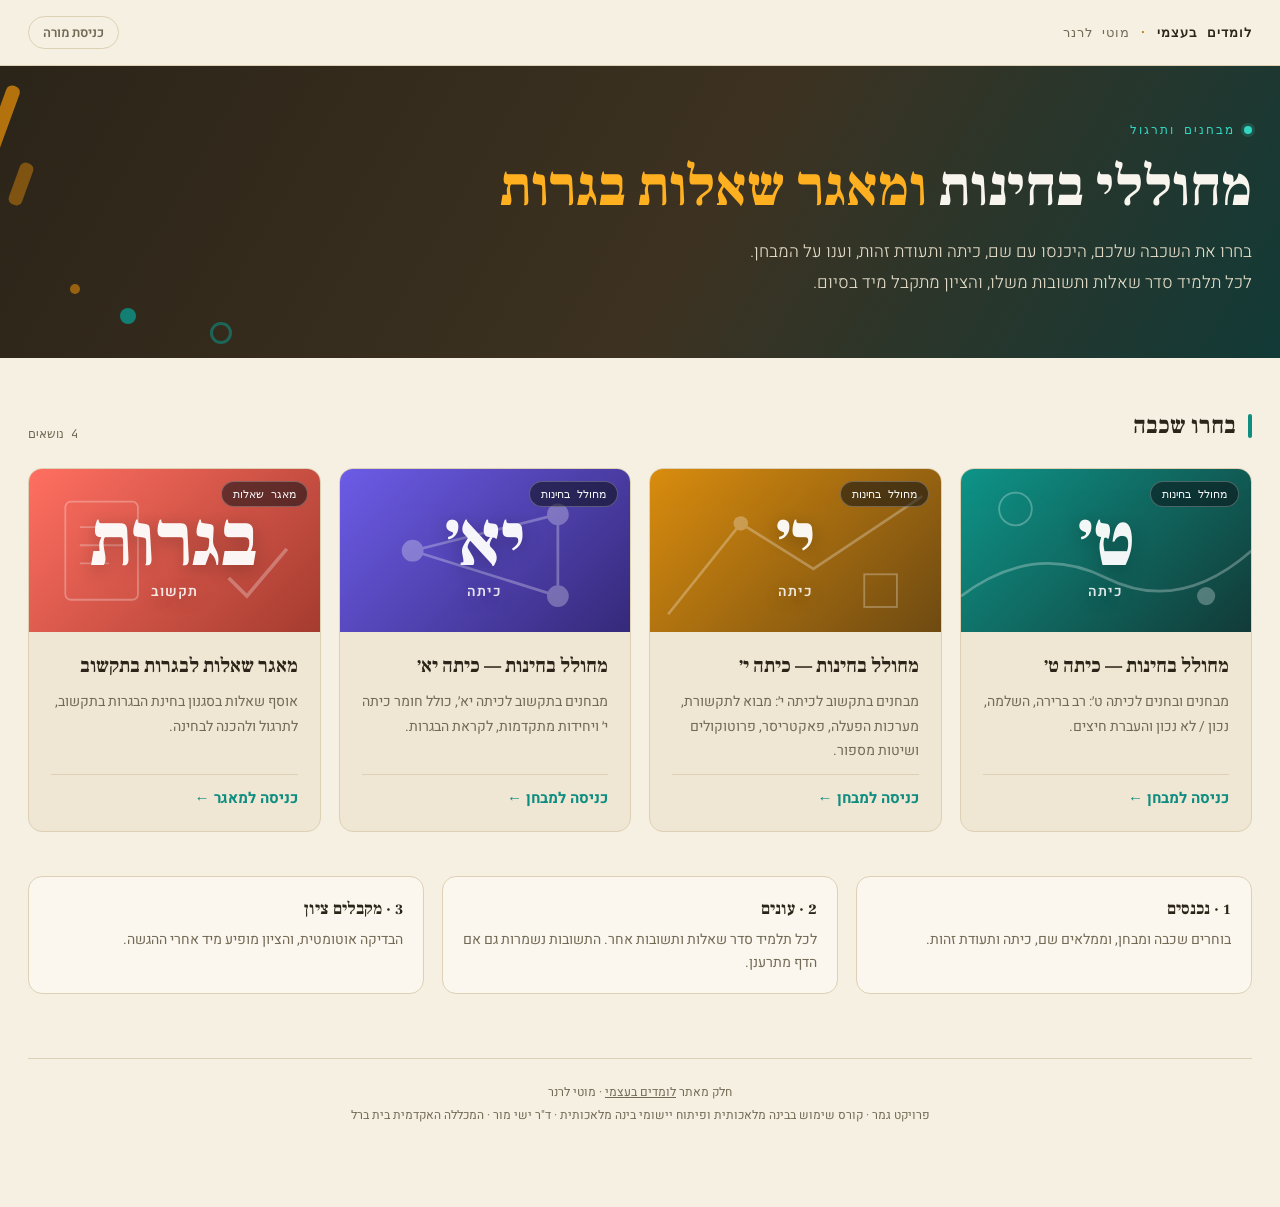
<file: index.html>
<!--
  מחוללי בחינות ומאגר שאלות בגרות – דף שער
  חלק מ"לומדים בעצמי" · מוטי לרנר
  הצהרת AI: קובץ זה נבנה בסיוע Claude (Anthropic).
-->
<!DOCTYPE html>
<html lang="he" dir="rtl">
<head>
<meta charset="UTF-8">
<meta name="viewport" content="width=device-width, initial-scale=1.0">
<title>מחוללי בחינות ומאגר שאלות בגרות — מוטי לרנר</title>
<link rel="preconnect" href="https://fonts.googleapis.com">
<link href="https://fonts.googleapis.com/css2?family=Frank+Ruhl+Libre:wght@500;700;900&family=Heebo:wght@300;400;600;700&family=JetBrains+Mono:wght@500;700&display=swap" rel="stylesheet">
<style>
  :root{
    --bg:#f6f0e3;
    --panel:#efe6d3;
    --panel-line:#ddd0b4;
    --amber:#c47a0e;
    --teal:#0e8d81;
    --chalk:#2b2418;
    --muted:#736a56;
  }
  *{box-sizing:border-box;}
  html,body{margin:0;padding:0;background:var(--bg);color:var(--chalk);font-family:'Heebo',sans-serif;}

  .topbar{display:flex;align-items:center;justify-content:space-between;gap:12px;padding:16px 28px;border-bottom:1px solid var(--panel-line);}
  .brand{font-family:'JetBrains Mono',monospace;font-size:13px;letter-spacing:1px;color:var(--muted);}
  .brand a{color:inherit;text-decoration:none;}
  .brand a:hover{color:var(--chalk);}
  .brand b{color:var(--chalk);}
  .brand .dot{color:var(--amber);}
  .teacher-link{font-size:13px;font-weight:600;color:var(--muted);text-decoration:none;border:1px solid var(--panel-line);padding:6px 14px;border-radius:20px;}
  .teacher-link:hover{color:var(--chalk);border-color:var(--teal);}

  .hero{position:relative;overflow:hidden;background:linear-gradient(120deg,#2b2418 0%,#3d3221 55%,#123a37 100%);}
  .hero-deco{position:absolute;inset:0;pointer-events:none;}
  .hero-deco .bar{position:absolute;background:var(--amber);border-radius:6px;opacity:.9;}
  .hero-deco .bar1{width:14px;height:70px;top:18px;left:-4px;transform:rotate(20deg);}
  .hero-deco .bar2{width:14px;height:44px;top:96px;left:14px;transform:rotate(20deg);opacity:.55;}
  .hero-deco .dot{position:absolute;border-radius:50%;}
  .hero-deco .dot1{width:16px;height:16px;background:var(--teal);bottom:34px;left:120px;opacity:.85;}
  .hero-deco .dot2{width:10px;height:10px;background:var(--amber);bottom:64px;left:70px;opacity:.7;}
  .hero-deco .dot3{width:22px;height:22px;border:3px solid var(--teal);bottom:14px;left:210px;opacity:.6;}
  .hero-inner{position:relative;max-width:1500px;margin:0 auto;padding:56px 28px 60px;}
  .hero-eyebrow{font-family:'JetBrains Mono',monospace;font-size:12px;letter-spacing:2px;color:#33d6c0;margin-bottom:16px;display:flex;align-items:center;gap:9px;}
  .hero-eyebrow::before{content:"";width:8px;height:8px;border-radius:50%;background:#33d6c0;box-shadow:0 0 0 3px rgba(51,214,192,.18);}
  .hero h1{font-family:'Frank Ruhl Libre',serif;font-weight:900;font-size:clamp(32px,5.4vw,56px);line-height:1.2;margin:0 0 16px;color:#f8f5ee;}
  .hero h1 .accent{color:#ffb020;}
  .hero p{font-size:17px;font-weight:300;color:#e4dcc8;max-width:58ch;line-height:1.8;margin:0;}

  .wrap{max-width:1500px;margin:0 auto;padding:52px 28px 80px;}
  .section-head{display:flex;align-items:baseline;justify-content:space-between;margin-bottom:26px;gap:12px;flex-wrap:wrap;}
  .section-title{font-family:'Frank Ruhl Libre',serif;font-weight:700;font-size:24px;display:flex;align-items:center;gap:12px;}
  .section-title::before{content:"";width:4px;height:24px;background:var(--teal);border-radius:2px;}
  .result-count{font-family:'JetBrains Mono',monospace;font-size:12px;color:var(--muted);}

  .cards{display:grid;grid-template-columns:repeat(4,1fr);gap:18px;}
  @media(max-width:1100px){ .cards{grid-template-columns:1fr 1fr;} }
  @media(max-width:600px){ .cards{grid-template-columns:1fr;} }

  .card{background:var(--panel);border:1px solid var(--panel-line);border-radius:14px;overflow:hidden;text-decoration:none;color:var(--chalk);
    transition:transform .18s,border-color .18s;display:flex;flex-direction:column;}
  .card:hover{transform:translateY(-4px);border-color:var(--teal);}
  .card:focus-visible{outline:2px solid var(--teal);outline-offset:2px;}
  .card-media{position:relative;aspect-ratio:16/9;overflow:hidden;display:flex;align-items:center;justify-content:center;}
  .card-media .big{font-family:'Frank Ruhl Libre',serif;font-weight:900;font-size:76px;color:rgba(255,255,255,.95);line-height:1;position:relative;z-index:1;text-shadow:0 4px 18px rgba(0,0,0,.25);}
  .card-media .big small{display:block;font-family:'Heebo',sans-serif;font-weight:600;font-size:14px;letter-spacing:1px;text-align:center;margin-top:6px;opacity:.9;}
  .card-media svg.deco{position:absolute;inset:0;width:100%;height:100%;opacity:.28;}
  .g9  .card-media{background:linear-gradient(135deg,#0e9488,#123a37);}
  .g10 .card-media{background:linear-gradient(135deg,#d98c0e,#6e4a12);}
  .g11 .card-media{background:linear-gradient(135deg,#6c5ce7,#35297a);}
  .gb  .card-media{background:linear-gradient(135deg,#ff6f61,#a53b2f);}
  .card-tag{position:absolute;top:12px;right:12px;z-index:2;background:rgba(11,15,20,.55);border:1px solid rgba(255,255,255,.25);
    font-family:'JetBrains Mono',monospace;font-size:11px;color:#f5f6f8;padding:5px 11px;border-radius:20px;}
  .card-body{padding:20px 22px 22px;display:flex;flex-direction:column;gap:10px;flex:1;}
  .card-title{font-family:'Frank Ruhl Libre',serif;font-weight:700;font-size:20px;line-height:1.4;}
  .card-desc{font-size:14px;line-height:1.75;color:var(--muted);flex:1;}
  .card-footer{display:flex;align-items:center;gap:14px;flex-wrap:wrap;padding-top:12px;border-top:1px solid var(--panel-line);
    font-family:'JetBrains Mono',monospace;font-size:11.5px;color:var(--muted);}
  .card-footer span{display:flex;align-items:center;gap:5px;}
  .card-footer svg{width:14px;height:14px;color:var(--teal);}
  .card-cta{font-family:'Heebo',sans-serif;font-weight:700;color:var(--teal);font-size:15px;}

  .how{margin-top:44px;display:grid;grid-template-columns:repeat(3,1fr);gap:18px;}
  @media(max-width:900px){ .how{grid-template-columns:1fr;} }
  .how div{background:#fbf7ee;border:1px solid var(--panel-line);border-radius:14px;padding:18px 20px;font-size:14px;line-height:1.7;color:var(--muted);}
  .how b{display:block;font-family:'Frank Ruhl Libre',serif;font-size:17px;color:var(--chalk);margin-bottom:4px;}

  footer{margin-top:64px;padding-top:22px;border-top:1px solid var(--panel-line);color:var(--muted);font-size:12px;line-height:1.9;text-align:center;}
  footer a{color:var(--muted);}
</style>
</head>
<body>

  <div class="topbar">
    <div class="brand"><a href="https://moti-lerner-proyektim.github.io/"><b>לומדים בעצמי</b> <span class="dot">·</span> מוטי לרנר</a></div>
    <a class="teacher-link" href="teacher.html">כניסת מורה</a>
  </div>

  <div class="hero">
    <div class="hero-deco"><div class="bar bar1"></div><div class="bar bar2"></div><div class="dot dot1"></div><div class="dot dot2"></div><div class="dot dot3"></div></div>
    <div class="hero-inner">
      <div class="hero-eyebrow">מבחנים ותרגול</div>
      <h1>מחוללי בחינות <span class="accent">ומאגר שאלות בגרות</span></h1>
      <p>בחרו את השכבה שלכם, היכנסו עם שם, כיתה ותעודת זהות, וענו על המבחן. לכל תלמיד סדר שאלות ותשובות משלו, והציון מתקבל מיד בסיום.</p>
    </div>
  </div>

  <div class="wrap">
    <div class="section-head">
      <div class="section-title">בחרו שכבה</div>
      <div class="result-count">4 נושאים</div>
    </div>

    <div class="cards">

      <a class="card g9" href="exam.html?grade=9">
        <div class="card-media">
          <svg class="deco" viewBox="0 0 160 90" preserveAspectRatio="none" aria-hidden="true"><path d="M0 70 Q40 40 80 60 T160 45" fill="none" stroke="#fff" stroke-width="1.5"/><circle cx="30" cy="22" r="9" fill="none" stroke="#fff"/><circle cx="135" cy="70" r="5" fill="#fff"/></svg>
          <div class="card-tag">מחולל בחינות</div>
          <div class="big">ט׳<small>כיתה</small></div>
        </div>
        <div class="card-body">
          <div class="card-title">מחולל בחינות — כיתה ט׳</div>
          <div class="card-desc">מבחנים ובחנים לכיתה ט׳: רב ברירה, השלמה, נכון / לא נכון והעברת חיצים.</div>
          <div class="card-footer"><span class="card-cta">כניסה למבחן ←</span></div>
        </div>
      </a>

      <a class="card g10" href="exam.html?grade=10">
        <div class="card-media">
          <svg class="deco" viewBox="0 0 160 90" preserveAspectRatio="none" aria-hidden="true"><path d="M10 80 L50 30 L90 55 L150 15" fill="none" stroke="#fff" stroke-width="1.5"/><rect x="118" y="58" width="18" height="18" fill="none" stroke="#fff"/><circle cx="50" cy="30" r="4" fill="#fff"/></svg>
          <div class="card-tag">מחולל בחינות</div>
          <div class="big">י׳<small>כיתה</small></div>
        </div>
        <div class="card-body">
          <div class="card-title">מחולל בחינות — כיתה י׳</div>
          <div class="card-desc">מבחנים בתקשוב לכיתה י׳: מבוא לתקשורת, מערכות הפעלה, פאקטריסר, פרוטוקולים ושיטות מספור.</div>
          <div class="card-footer"><span class="card-cta">כניסה למבחן ←</span></div>
        </div>
      </a>

      <a class="card g11" href="exam.html?grade=11">
        <div class="card-media">
          <svg class="deco" viewBox="0 0 160 90" preserveAspectRatio="none" aria-hidden="true"><circle cx="40" cy="45" r="6" fill="#fff"/><circle cx="120" cy="25" r="6" fill="#fff"/><circle cx="120" cy="70" r="6" fill="#fff"/><path d="M40 45 L120 25 M40 45 L120 70 M120 25 L120 70" stroke="#fff" stroke-width="1.5"/></svg>
          <div class="card-tag">מחולל בחינות</div>
          <div class="big">יא׳<small>כיתה</small></div>
        </div>
        <div class="card-body">
          <div class="card-title">מחולל בחינות — כיתה יא׳</div>
          <div class="card-desc">מבחנים בתקשוב לכיתה יא׳, כולל חומר כיתה י׳ ויחידות מתקדמות, לקראת הבגרות.</div>
          <div class="card-footer"><span class="card-cta">כניסה למבחן ←</span></div>
        </div>
      </a>

      <a class="card gb" href="exam.html?grade=bagrut">
        <div class="card-media">
          <svg class="deco" viewBox="0 0 160 90" preserveAspectRatio="none" aria-hidden="true"><rect x="20" y="18" width="40" height="54" rx="3" fill="none" stroke="#fff"/><path d="M28 32 H52 M28 42 H52 M28 52 H44" stroke="#fff"/><path d="M110 60 l10 10 l22 -26" fill="none" stroke="#fff" stroke-width="2"/></svg>
          <div class="card-tag">מאגר שאלות</div>
          <div class="big">בגרות<small>תקשוב</small></div>
        </div>
        <div class="card-body">
          <div class="card-title">מאגר שאלות לבגרות בתקשוב</div>
          <div class="card-desc">אוסף שאלות בסגנון בחינת הבגרות בתקשוב, לתרגול ולהכנה לבחינה.</div>
          <div class="card-footer"><span class="card-cta">כניסה למאגר ←</span></div>
        </div>
      </a>

    </div>

    <div class="how">
      <div><b>1 · נכנסים</b>בוחרים שכבה ומבחן, וממלאים שם, כיתה ותעודת זהות.</div>
      <div><b>2 · עונים</b>לכל תלמיד סדר שאלות ותשובות אחר. התשובות נשמרות גם אם הדף מתרענן.</div>
      <div><b>3 · מקבלים ציון</b>הבדיקה אוטומטית, והציון מופיע מיד אחרי ההגשה.</div>
    </div>

    <footer>
      חלק מאתר <a href="https://moti-lerner-proyektim.github.io/">לומדים בעצמי</a> · מוטי לרנר<br>
      פרויקט גמר · קורס שימוש בבינה מלאכותית ופיתוח יישומי בינה מלאכותית · ד"ר ישי מור · המכללה האקדמית בית ברל
    </footer>
  </div>

</body>
</html>
</file>
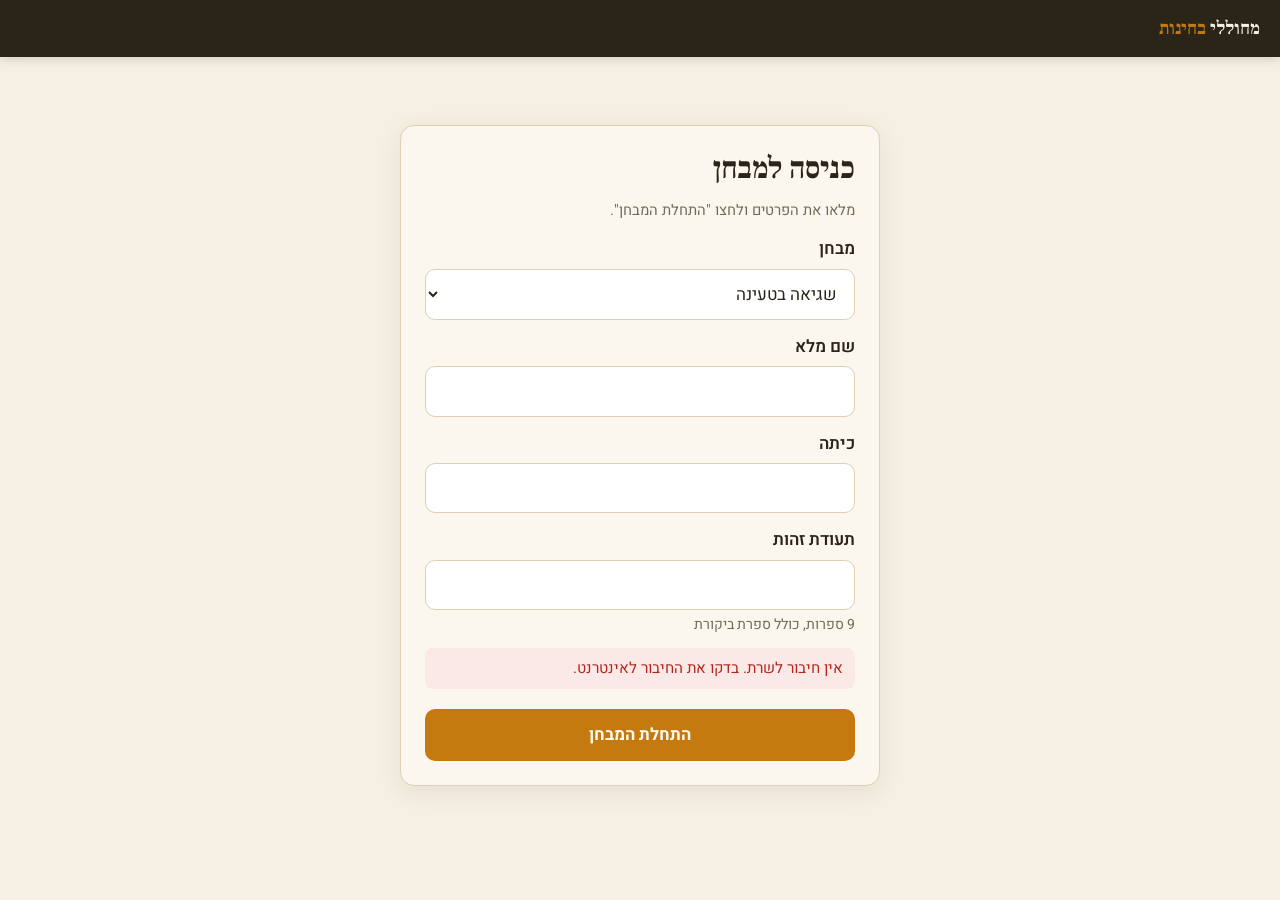
<file: exam.html>
<!doctype html>
<html lang="he" dir="rtl">
<head>
<meta charset="utf-8">
<meta name="viewport" content="width=device-width, initial-scale=1">
<title>מחולל בחינות</title>
<link rel="stylesheet" href="css/style.css">
</head>
<body>
<header class="topbar">
  <div class="brand" id="brand"><a href="index.html" class="home-link" title="לכל השכבות">מחוללי <span>בחינות</span></a> <span id="gradeLabel" class="grade-chip hidden"></span></div>
  <div class="meta" id="examMeta"></div>
</header>

<main class="wrap">
  <div id="demoBanner" class="demo-banner hidden">מצב הדגמה: התוצאות נשמרות רק בדפדפן הזה. כדי לחבר לגיליון Google ראו את מדריך ההתקנה.</div>

  <!-- כניסה -->
  <section id="loginView" class="card center-card">
    <h1>כניסה למבחן</h1>
    <p class="muted">מלאו את הפרטים ולחצו "התחלת המבחן".</p>
    <form id="loginForm" novalidate>
      <div id="examPick">
        <label for="exam">מבחן</label>
        <select id="exam" required><option value="">טוען…</option></select>
      </div>
      <label for="name">שם מלא</label>
      <input type="text" id="name" autocomplete="name" required>
      <label for="cls">כיתה</label>
      <div id="clsWrap"><input type="text" id="cls" required></div>
      <label for="sid">תעודת זהות</label>
      <input type="text" id="sid" inputmode="numeric" maxlength="9" autocomplete="off" required>
      <div class="hint">9 ספרות, כולל ספרת ביקורת</div>
      <div id="loginError" class="error hidden" role="alert"></div>
      <button class="btn gold block" id="startBtn" type="submit">התחלת המבחן</button>
    </form>
  </section>

  <!-- מבחן -->
  <section id="examView" class="hidden">
    <h1 id="examTitle"></h1>
    <p class="muted" id="examInfo"></p>
    <div class="progress"><div id="progressBar"></div></div>
    <div id="questions"></div>
    <div id="submitError" class="error hidden" role="alert"></div>
    <button class="btn gold block" id="submitBtn" type="button">הגשת המבחן</button>
  </section>

  <!-- תוצאה -->
  <section id="resultView" class="card result hidden">
    <h1>המבחן הוגש</h1>
    <p id="resultName" class="muted"></p>
    <div class="score-ring" id="scoreRing" style="--p:0"><b id="scoreNum">0</b></div>
    <p id="resultMsg"></p>
  </section>
</main>

<div id="confirmModal" class="modal-bg hidden" role="dialog" aria-modal="true" aria-labelledby="confirmTitle">
  <div class="modal">
    <h2 id="confirmTitle">להגיש את המבחן?</h2>
    <p id="confirmText"></p>
    <div class="modal-actions">
      <button class="btn gold" id="confirmYes">כן, להגיש</button>
      <button class="btn ghost" id="confirmNo">חזרה למבחן</button>
    </div>
  </div>
</div>

<div id="lightbox" class="lightbox hidden" role="dialog" aria-label="תמונה מוגדלת"><img id="lightboxImg" alt=""></div>

<script src="js/config.js"></script>
<script src="js/core.js"></script>
<script src="js/google-shim.js"></script>
<script src="js/api.js"></script>
<script src="js/student.js"></script>
</body>
</html>
</file>
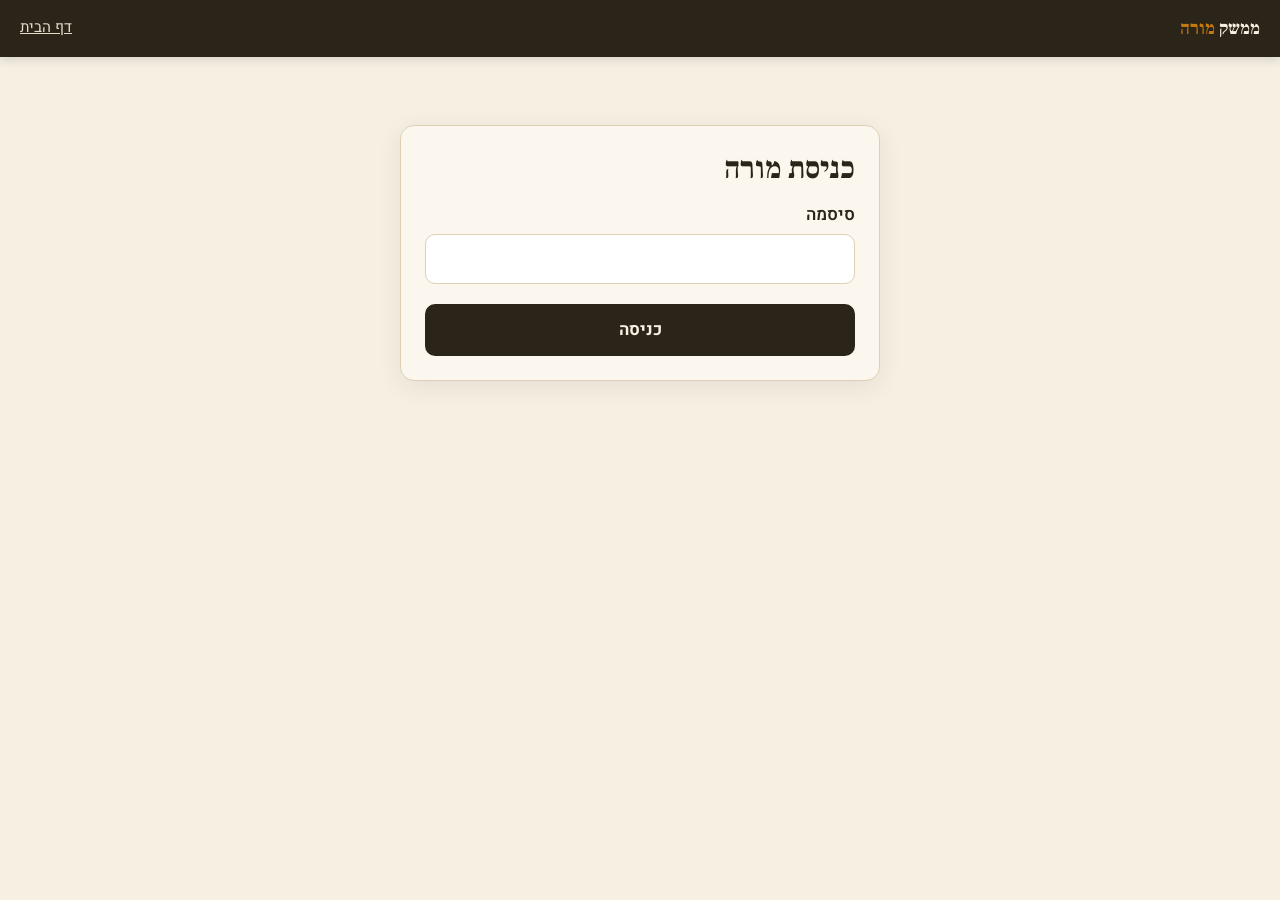
<file: teacher.html>
<!doctype html>
<html lang="he" dir="rtl">
<head>
<meta charset="utf-8">
<meta name="viewport" content="width=device-width, initial-scale=1">
<meta name="robots" content="noindex">
<title>ממשק מורה – מחוללי בחינות</title>
<link rel="stylesheet" href="css/style.css">
</head>
<body>
<header class="topbar">
  <div class="brand">ממשק <span>מורה</span></div>
  <div class="meta"><a href="index.html" style="color:#E4DCC8">דף הבית</a><button id="logoutBtn" class="btn ghost small hidden" style="color:#F7F4EC;border-color:#5A4C33">יציאה</button></div>
</header>

<main class="wrap wide">
  <div id="demoBanner" class="demo-banner hidden">מצב הדגמה: הנתונים נשמרים רק בדפדפן הזה. סיסמת ההדגמה: 1234. <button id="resetDemo" class="btn ghost small">איפוס נתוני ההדגמה</button></div>

  <section id="loginView" class="card center-card">
    <h1>כניסת מורה</h1>
    <form id="loginForm">
      <label for="pw">סיסמה</label>
      <input type="password" id="pw" autocomplete="current-password" required>
      <div id="loginError" class="error hidden" role="alert"></div>
      <button class="btn block" type="submit" id="loginBtn">כניסה</button>
    </form>
  </section>

  <section id="appView" class="hidden">
    <nav class="tabs" role="tablist">
      <button class="tab active" data-tab="exams" role="tab">מבחנים</button>
      <button class="tab" data-tab="questions" role="tab">שאלות</button>
      <button class="tab" data-tab="results" role="tab">תוצאות</button>
      <button class="tab" data-tab="settings" role="tab">הגדרות</button>
    </nav>

    <!-- מבחנים -->
    <div id="tab-exams">
      <div class="card">
        <div class="row" style="align-items:center">
          <h2 style="margin:0">המבחנים שלי</h2>
          <div style="flex:0 0 auto;display:flex;gap:8px;align-items:center">
            <select id="gradeFilter" aria-label="סינון לפי שכבה" style="width:auto">
              <option value="">כל השכבות</option>
              <option value="ט">כיתה ט׳</option>
              <option value="י">כיתה י׳</option>
              <option value="יא">כיתה יא׳</option>
              <option value="בגרות">בגרות</option>
            </select>
            <button class="btn gold" id="newExamBtn">+ מבחן חדש</button>
            <button class="btn ghost" id="importExamBtn" title="ייבוא מבחן מוכן עם כל השאלות מקובץ JSON">ייבוא מקובץ</button>
            <input type="file" id="importExamFile" accept=".json,application/json" class="hidden">
          </div>
        </div>
        <div id="examList"></div>
      </div>
    </div>

    <!-- שאלות -->
    <div id="tab-questions" class="hidden">
      <div class="card">
        <div class="row" style="align-items:end">
          <div><label for="qExam">מבחן</label><select id="qExam"></select></div>
          <div style="flex:0 0 auto;display:flex;gap:12px;align-items:center">
            <span class="counter" id="qCounter"></span>
            <button class="btn gold" id="newQBtn">+ שאלה חדשה</button>
          </div>
        </div>
        <p class="muted" id="qSummary" style="margin-top:12px"></p>
        <div id="questionList"></div>
      </div>
    </div>

    <!-- תוצאות -->
    <div id="tab-results" class="hidden">
      <div class="card">
        <div class="row" style="align-items:end">
          <div><label for="rExam">מבחן</label><select id="rExam"></select></div>
          <div><label for="rClass">כיתה</label><select id="rClass"><option value="">כל הכיתות</option></select></div>
          <div style="flex:0 0 auto;display:flex;gap:8px">
            <button class="btn ghost" id="refreshResults">רענון</button>
            <button class="btn" id="exportCsv">ייצוא לאקסל (CSV)</button>
          </div>
        </div>
        <div class="stats" id="stats" style="margin-top:18px"></div>
        <div class="table-wrap"><table class="data" id="resultsTable"></table></div>
      </div>
    </div>

    <!-- הגדרות -->
    <div id="tab-settings" class="hidden">
      <div class="card" style="max-width:520px">
        <h2>שינוי סיסמה</h2>
        <form id="pwForm">
          <label for="newPw">סיסמה חדשה</label>
          <input type="password" id="newPw" minlength="4" required autocomplete="new-password">
          <label for="newPw2">אימות סיסמה</label>
          <input type="password" id="newPw2" minlength="4" required autocomplete="new-password">
          <div id="pwMsg" class="hidden"></div>
          <button class="btn block" type="submit">שמירה</button>
        </form>
      </div>
    </div>
  </section>
</main>

<!-- חלון עריכת מבחן -->
<div id="examModal" class="modal-bg hidden" role="dialog" aria-modal="true" aria-labelledby="examModalTitle">
  <form class="modal" id="examForm">
    <h2 id="examModalTitle">מבחן</h2>
    <label for="exTitle">שם המבחן</label>
    <input type="text" id="exTitle" required>
    <label for="exGrade">שכבה</label>
    <select id="exGrade" required>
      <option value="">בחרו שכבה</option>
      <option value="ט">כיתה ט׳</option>
      <option value="י">כיתה י׳</option>
      <option value="יא">כיתה יא׳</option>
      <option value="בגרות">מאגר שאלות לבגרות</option>
    </select>
    <div class="row">
      <div><label for="exTime">זמן (דקות)</label><input type="number" id="exTime" min="0" value="0"><div class="hint">0 = ללא הגבלה</div></div>
      <div><label for="exDraw">מספר שאלות לתלמיד</label><input type="number" id="exDraw" min="0" max="40" value="0"><div class="hint">0 = כל השאלות. אחרת: הגרלה מהמאגר</div></div>
    </div>
    <label for="exClasses">כיתות</label>
    <input type="text" id="exClasses" placeholder="י1, י2, יא1">
    <div class="hint">מופרדות בפסיקים. ריק = התלמיד מקליד כיתה בעצמו</div>
    <label class="check"><input type="checkbox" id="exOpen"> המבחן פתוח לתלמידים</label>
    <label class="check"><input type="checkbox" id="exRetake"> לאפשר הגשה חוזרת באותה תעודת זהות</label>
    <div id="examError" class="error hidden"></div>
    <div class="modal-actions">
      <button class="btn gold" type="submit">שמירה</button>
      <button class="btn ghost" type="button" data-close>ביטול</button>
    </div>
  </form>
</div>

<!-- חלון עריכת שאלה -->
<div id="qModal" class="modal-bg hidden" role="dialog" aria-modal="true" aria-labelledby="qModalTitle">
  <form class="modal" id="qForm" novalidate>
    <h2 id="qModalTitle">שאלה</h2>
    <label>סוג השאלה</label>
    <div class="type-picker" id="typePicker">
      <button type="button" data-type="mc">א. רב ברירה<small>2–6 תשובות</small></button>
      <button type="button" data-type="fill">ב. השלמה<small>עד 5 חלונות בשורה</small></button>
      <button type="button" data-type="tf">ג. נכון / לא נכון<small>משפט אחד</small></button>
      <button type="button" data-type="match">ד. העברת חיצים<small>2–8 זוגות</small></button>
    </div>

    <label for="qText" id="qTextLabel">נוסח השאלה</label>
    <textarea id="qText" required></textarea>
    <div class="hint" id="qTextHint"></div>
    <div id="fillTools" class="hidden" style="margin-top:6px">
      <button type="button" class="btn ghost small" id="insertBlank">+ חלון השלמה ___</button>
      <div id="lineWarn" class="line-warn hidden"></div>
    </div>

    <label>תמונה <span class="muted">(לא חובה)</span></label>
    <div class="img-box">
      <img id="imgPreview" class="hidden" alt="תצוגה מקדימה של התמונה">
      <div class="img-actions">
        <span class="btn ghost small file-btn">בחירת קובץ<input type="file" id="imgFile" accept="image/png,image/jpeg,image/gif,image/webp"></span>
        <input type="text" id="imgUrl" placeholder="או הדביקו קישור לתמונה (https://…)" dir="ltr">
        <button type="button" class="btn danger small hidden" id="imgRemove">הסרה</button>
      </div>
      <div class="hint" id="imgStatus"></div>
    </div>

    <div id="mcFields" class="type-fields">
      <label>תשובות <span class="muted">(סמנו בעיגול את הנכונה)</span></label>
      <div id="optEditor"></div>
      <button class="btn ghost small" type="button" id="addOpt">+ תשובה</button>
    </div>

    <div id="fillFields" class="type-fields hidden">
      <label>תשובות נכונות לכל חלון</label>
      <div class="hint">אפשר כמה תשובות נכונות לחלון, מופרדות ב- / (למשל: DHCP / dhcp server). הבדיקה מתעלמת מרווחים, אותיות גדולות/קטנות, ניקוד ואותיות סופיות.</div>
      <div id="blankEditor"></div>
    </div>

    <div id="tfFields" class="type-fields hidden">
      <label>התשובה הנכונה</label>
      <div class="tf-row">
        <label class="opt tf"><input type="radio" name="tfCorrect" value="true"><span class="t">נכון</span></label>
        <label class="opt tf"><input type="radio" name="tfCorrect" value="false"><span class="t">לא נכון</span></label>
      </div>
    </div>

    <div id="matchFields" class="type-fields hidden">
      <label>זוגות מתאימים</label>
      <div class="hint">אצל התלמיד שני הטורים יעורבבו, והוא יחבר בקו כל פריט מימין לפריט המתאים משמאל.</div>
      <div id="pairEditor"></div>
      <button class="btn ghost small" type="button" id="addPair">+ זוג</button>
    </div>

    <div class="row">
      <div style="flex:0 1 160px"><label for="qPoints">ניקוד</label><input type="number" id="qPoints" min="1" value="10"></div>
    </div>
    <div class="hint" id="partialHint"></div>
    <div id="qError" class="error hidden" role="alert"></div>
    <div class="modal-actions">
      <button class="btn gold" type="submit" id="qSave">שמירה</button>
      <button class="btn ghost" type="button" data-close>ביטול</button>
    </div>
  </form>
</div>

<script src="js/config.js"></script>
<script src="js/google-shim.js"></script>
<script src="js/api.js"></script>
<script src="js/core.js"></script>
<script src="js/teacher.js"></script>
</body>
</html>
</file>
<file: css/style.css>
@import url('https://fonts.googleapis.com/css2?family=Frank+Ruhl+Libre:wght@500;700;900&family=Heebo:wght@300;400;500;600;700&family=JetBrains+Mono:wght@500;700&display=swap');

:root {
  /* צבעי דף השער "לומדים בעצמי" */
  --navy: #2B2418;      /* גיר כהה – כותרות, כפתור ראשי */
  --navy-2: #0E8D81;    /* טורקיז – הדגשות, קווים */
  --cream: #F6F0E3;
  --paper: #FBF7EE;
  --line: #DDD0B4;
  --gold: #C47A0E;      /* ענבר */
  --gold-dark: #8A5608;
  --text: #2B2418;
  --muted: #736A56;
  --ok: #1F7A4D;
  --ok-bg: #E4F3EA;
  --bad: #B3261E;
  --bad-bg: #FBE9E7;
  --radius: 14px;
  --shadow: 0 6px 24px rgba(43, 36, 24, .08);
}

* { box-sizing: border-box; }
html, body { margin: 0; }
body {
  font-family: 'Heebo', Arial, sans-serif;
  background: var(--cream);
  color: var(--text);
  font-size: 17px;
  line-height: 1.55;
  direction: rtl;
}
h1, h2, h3 { font-family: 'Frank Ruhl Libre', 'Heebo', serif; color: var(--navy); margin: 0 0 .4em; line-height: 1.25; }
h1 { font-size: 1.9rem; }
h2 { font-size: 1.4rem; }
h3 { font-size: 1.12rem; }
p { margin: .3em 0; }
a { color: var(--navy-2); }
.hidden { display: none !important; }

/* ---------- מבנה ---------- */
.topbar {
  background: var(--navy); color: var(--cream);
  padding: 14px 20px; display: flex; align-items: center; justify-content: space-between; gap: 12px;
  position: sticky; top: 0; z-index: 10; box-shadow: 0 2px 10px rgba(0,0,0,.15);
}
.topbar .brand { font-family: 'Frank Ruhl Libre', serif; font-weight: 700; font-size: 1.15rem; }
.topbar .brand span { color: var(--gold); }
.topbar .meta { font-size: .95rem; color: #E4DCC8; display: flex; gap: 14px; align-items: center; flex-wrap: wrap; }
.wrap { max-width: 860px; margin: 0 auto; padding: 28px 16px 64px; }
.wrap.wide { max-width: 1100px; }
.card {
  background: var(--paper); border: 1px solid var(--line); border-radius: var(--radius);
  padding: 24px; box-shadow: var(--shadow); margin-bottom: 18px;
}
.center-card { max-width: 480px; margin: 40px auto; }
.demo-banner {
  background: #FFF4CC; border: 1px solid #EBD58A; color: #5E4A07;
  border-radius: 10px; padding: 10px 14px; font-size: .95rem; margin-bottom: 18px;
}

/* ---------- טפסים ---------- */
label { display: block; font-weight: 600; margin: 14px 0 6px; color: var(--navy); }
input[type=text], input[type=password], input[type=number], select, textarea {
  width: 100%; font: inherit; padding: 11px 13px; border: 1.5px solid var(--line);
  border-radius: 10px; background: #fff; color: var(--text);
}
textarea { min-height: 84px; resize: vertical; }
input:focus, select:focus, textarea:focus { outline: none; border-color: var(--navy-2); box-shadow: 0 0 0 3px rgba(14,141,129,.18); }
.hint { font-size: .88rem; color: var(--muted); margin-top: 4px; }
.row { display: flex; gap: 12px; flex-wrap: wrap; }
.row > * { flex: 1 1 180px; }
.check { display: flex; align-items: center; gap: 8px; font-weight: 500; margin: 12px 0; color: var(--text); }
.check input { width: 18px; height: 18px; }

.btn {
  font: inherit; font-weight: 700; border: 0; border-radius: 10px; cursor: pointer;
  padding: 11px 20px; background: var(--navy); color: var(--cream); transition: transform .05s, background .15s;
}
.btn:hover { background: #453A28; }
.btn:active { transform: translateY(1px); }
.btn:disabled { opacity: .55; cursor: not-allowed; }
.btn.gold { background: var(--gold); color: #FFF8EC; }
.btn.gold:hover { background: #A9680B; }
.btn.ghost { background: transparent; color: var(--navy); border: 1.5px solid var(--line); }
.btn.ghost:hover { background: #EFE9DA; }
.btn.danger { background: transparent; color: var(--bad); border: 1.5px solid #E8C4C0; }
.btn.danger:hover { background: var(--bad-bg); }
.btn.small { padding: 6px 12px; font-size: .9rem; }
.btn.block { width: 100%; margin-top: 20px; padding: 13px; font-size: 1.05rem; }
.error { color: var(--bad); background: var(--bad-bg); border-radius: 8px; padding: 9px 12px; margin-top: 12px; font-size: .95rem; }
.success { color: var(--ok); background: var(--ok-bg); border-radius: 8px; padding: 9px 12px; margin-top: 12px; font-size: .95rem; }

/* ---------- מבחן ---------- */
.progress { height: 6px; background: #E8E1CF; border-radius: 6px; overflow: hidden; margin: 6px 0 22px; }
.progress > div { height: 100%; width: 0; background: var(--gold); transition: width .25s; }
.timer { font-variant-numeric: tabular-nums; background: var(--navy-2); color: #fff; padding: 4px 12px; border-radius: 20px; font-weight: 700; }
.timer.warn { background: var(--bad); }
.q { position: relative; }
.q-head { display: flex; justify-content: space-between; align-items: baseline; gap: 10px; margin-bottom: 10px; }
.q-num { font-family: 'Frank Ruhl Libre', serif; font-weight: 700; color: var(--gold-dark); }
.q-pts { font-size: .85rem; color: var(--muted); white-space: nowrap; }
.q-text { font-size: 1.12rem; font-weight: 500; margin-bottom: 14px; white-space: pre-wrap; unicode-bidi: plaintext; }
.opt {
  display: flex; align-items: center; gap: 12px; border: 1.5px solid var(--line); border-radius: 10px;
  padding: 12px 14px; margin: 8px 0; cursor: pointer; background: #fff; transition: border-color .12s, background .12s;
}
.opt:hover { border-color: #C8BE9F; }
.opt input { width: 19px; height: 19px; accent-color: var(--navy); flex: none; }
.opt.sel { border-color: var(--navy); background: #EEF2F8; }
.opt .letter { font-weight: 700; color: var(--navy-2); min-width: 1.4em; }
.opt span.t { unicode-bidi: plaintext; }
.fill-input { max-width: 420px; }
.blank { display: inline-block; min-width: 90px; border-bottom: 2px solid var(--gold); margin: 0 4px; }
.q.unanswered { border-color: #E8C4C0; }

.result { text-align: center; padding: 40px 24px; }
.score-ring {
  width: 190px; height: 190px; border-radius: 50%; margin: 18px auto;
  display: grid; place-items: center; font-family: 'Frank Ruhl Libre', serif; font-size: 3.4rem; font-weight: 700; color: var(--navy);
  background: conic-gradient(var(--gold) calc(var(--p) * 1%), #E8E1CF 0);
  position: relative;
}
.score-ring::before { content: ''; position: absolute; inset: 14px; background: var(--paper); border-radius: 50%; }
.score-ring b { position: relative; }

/* ---------- מורה ---------- */
.tabs { display: flex; gap: 6px; border-bottom: 2px solid var(--line); margin-bottom: 20px; flex-wrap: wrap; }
.tab { font: inherit; font-weight: 700; background: none; border: 0; padding: 10px 16px; cursor: pointer; color: var(--muted); border-bottom: 3px solid transparent; margin-bottom: -2px; }
.tab.active { color: var(--navy); border-bottom-color: var(--gold); }
.list-item { display: flex; justify-content: space-between; align-items: center; gap: 12px; padding: 14px 0; border-bottom: 1px solid var(--line); flex-wrap: wrap; }
.list-item:last-child { border-bottom: 0; }
.list-item .info { flex: 1 1 300px; min-width: 0; }
.list-item .actions { display: flex; gap: 6px; flex-wrap: wrap; }
.pill { display: inline-block; font-size: .8rem; font-weight: 700; padding: 2px 10px; border-radius: 20px; background: #EFE9DA; color: var(--navy); margin-inline-end: 6px; }
.pill.on { background: var(--ok-bg); color: var(--ok); }
.pill.off { background: #ECEDEF; color: #5B6578; }
.pill.mc { background: #E6ECF5; }
.pill.fill { background: #FFF4CC; color: #5E4A07; }
.muted { color: var(--muted); font-size: .92rem; }
.opt-edit { display: flex; align-items: center; gap: 8px; margin: 8px 0; }
.opt-edit input[type=radio] { width: 20px; height: 20px; accent-color: var(--ok); flex: none; }
.opt-edit input[type=text] { flex: 1; }
table.data { width: 100%; border-collapse: collapse; font-size: .95rem; }
table.data th, table.data td { padding: 9px 10px; border-bottom: 1px solid var(--line); text-align: right; }
table.data th { background: var(--navy); color: var(--cream); position: sticky; top: 0; }
table.data td.num, table.data th.num { text-align: center; font-variant-numeric: tabular-nums; }
.table-wrap { overflow-x: auto; max-height: 560px; border: 1px solid var(--line); border-radius: 10px; }
.stats { display: flex; gap: 12px; flex-wrap: wrap; margin-bottom: 14px; }
.stat { background: #fff; border: 1px solid var(--line); border-radius: 12px; padding: 12px 18px; min-width: 120px; }
.stat b { display: block; font-family: 'Frank Ruhl Libre', serif; font-size: 1.6rem; color: var(--navy); }
.modal-bg { position: fixed; inset: 0; background: rgba(20,40,75,.45); display: grid; place-items: center; padding: 16px; z-index: 50; }
.modal { background: var(--paper); border-radius: var(--radius); padding: 24px; width: 100%; max-width: 620px; max-height: 92vh; overflow: auto; box-shadow: 0 20px 60px rgba(0,0,0,.25); }
.modal-actions { display: flex; gap: 10px; justify-content: flex-start; margin-top: 20px; }
.toast { position: fixed; bottom: 20px; left: 50%; transform: translateX(-50%); background: var(--navy); color: #fff; padding: 10px 18px; border-radius: 10px; z-index: 60; box-shadow: var(--shadow); }
.spinner { display: inline-block; width: 18px; height: 18px; border: 3px solid rgba(255,255,255,.4); border-top-color: currentColor; border-radius: 50%; animation: spin .8s linear infinite; vertical-align: -3px; }
@keyframes spin { to { transform: rotate(360deg); } }

@media (max-width: 600px) {
  body { font-size: 16px; }
  .card { padding: 18px; }
  h1 { font-size: 1.5rem; }
}

/* ---------- סוגי שאלות (גרסה 2) ---------- */
.q-hint { font-family: 'Heebo', sans-serif; font-weight: 400; font-size: .85rem; color: var(--muted); }
.q-img { display: block; max-width: 100%; max-height: 380px; margin: 4px 0 16px; border-radius: 10px; border: 1px solid var(--line); cursor: zoom-in; background: #fff; }
.lightbox { position: fixed; inset: 0; background: rgba(10,20,40,.85); display: grid; place-items: center; z-index: 70; padding: 20px; cursor: zoom-out; }
.lightbox img { max-width: 100%; max-height: 100%; border-radius: 8px; background: #fff; }
.fill-text { line-height: 2.5; }
.fill-text input.blank-input {
  display: inline-block; width: 9em; max-width: 42vw; font: inherit; font-size: 1rem; padding: 4px 8px; margin: 0 4px;
  border: 0; border-bottom: 2.5px solid var(--gold); border-radius: 6px 6px 0 0; background: #FFF9E6; color: var(--navy); text-align: center;
  line-height: 1.4; vertical-align: baseline;
}
@media (max-width: 600px) { .fill-text input.blank-input { width: 6.5em; } }
.fill-text input.blank-input:focus { outline: none; background: #FFF1C2; box-shadow: none; }
.tf-row { display: flex; gap: 12px; flex-wrap: wrap; }
.tf-row .opt.tf { flex: 1 1 160px; justify-content: center; font-weight: 700; font-size: 1.05rem; }

.match { position: relative; display: flex; justify-content: space-between; gap: 22%; margin: 6px 0 10px; }
.match-lines { position: absolute; inset: 0; pointer-events: none; overflow: visible; }
.match-col { flex: 1; display: flex; flex-direction: column; gap: 10px; min-width: 0; }
.match-item {
  font: inherit; text-align: right; display: flex; align-items: center; gap: 8px; width: 100%;
  border: 1.5px solid var(--line); background: #fff; color: var(--text); border-radius: 10px; padding: 10px 12px; cursor: pointer; position: relative;
}
.match-item:hover { border-color: #C8BE9F; }
.match-item .t { flex: 1; unicode-bidi: plaintext; overflow-wrap: anywhere; }
.match-item .dot { width: 14px; height: 14px; border-radius: 50%; border: 2.5px solid var(--navy-2); background: #fff; flex: none; }
.match-item .letter { font-weight: 700; color: var(--navy-2); }
.match-item .badge:not(:empty) { background: var(--navy); color: #fff; font-weight: 700; border-radius: 6px; padding: 0 7px; font-size: .9rem; }
.match-item.linked { border-color: var(--navy-2); background: #EEF2F8; }
.match-item.linked .dot { background: var(--navy-2); }
.match-item.picked { border-color: var(--gold); background: #FFF6D9; box-shadow: 0 0 0 3px rgba(201,162,39,.3); }
.match-item.picked .dot { background: var(--gold); border-color: var(--gold-dark); }
@media (max-width: 600px) { .match { gap: 16%; } .match-item { padding: 8px; font-size: .95rem; } }

/* ---------- עורך המורה (גרסה 2) ---------- */
.type-picker { display: grid; grid-template-columns: repeat(4, 1fr); gap: 8px; margin: 6px 0 4px; }
.type-picker button {
  font: inherit; font-weight: 700; border: 1.5px solid var(--line); background: #fff; color: var(--navy);
  border-radius: 10px; padding: 10px 6px; cursor: pointer; line-height: 1.3;
}
.type-picker button small { display: block; font-weight: 400; color: var(--muted); font-size: .78rem; }
.type-picker button.active { border-color: var(--navy); background: var(--navy); color: var(--cream); }
.type-picker button.active small { color: #C9D4E5; }
@media (max-width: 560px) { .type-picker { grid-template-columns: repeat(2, 1fr); } }
.img-box { border: 1.5px dashed var(--line); border-radius: 10px; padding: 12px; background: #fff; }
.img-box img { max-width: 100%; max-height: 200px; display: block; margin-bottom: 8px; border-radius: 8px; }
.img-actions { display: flex; gap: 8px; flex-wrap: wrap; align-items: center; }
.img-actions input[type=text] { flex: 1 1 220px; }
.file-btn { position: relative; overflow: hidden; }
.file-btn input { position: absolute; inset: 0; opacity: 0; cursor: pointer; }
.blank-edit { display: flex; align-items: center; gap: 8px; margin: 6px 0; }
.blank-edit .tag { flex: none; min-width: 92px; font-size: .85rem; font-weight: 700; color: var(--gold-dark); }
.blank-edit input { flex: 1; }
.pair-edit { display: flex; align-items: center; gap: 8px; margin: 8px 0; }
.pair-edit input { flex: 1; min-width: 0; }
.pair-edit .arrow { color: var(--gold-dark); font-weight: 700; flex: none; }
.line-warn { color: var(--bad); font-size: .88rem; margin-top: 4px; }
.counter { font-weight: 700; color: var(--navy); }
.counter.full { color: var(--bad); }
.list-thumb { max-height: 70px; max-width: 120px; border-radius: 6px; border: 1px solid var(--line); margin-top: 6px; display: block; }

/* ---------- שכבות (ריפו mivchanim) ---------- */
.home-link { color: inherit; text-decoration: none; }
.home-link:hover { text-decoration: underline; }
.grade-chip { font-family: 'Heebo', sans-serif; font-size: .85rem; font-weight: 600; background: var(--navy-2); color: #fff; padding: 3px 12px; border-radius: 20px; margin-inline-start: 8px; vertical-align: 2px; }
.pill.grade { background: #E3F2EF; color: #0A6B62; }
.opt.sel { background: #E8F4F2; }
.match-item.linked { background: #E8F4F2; }
.match-item.picked { background: #FCEFD9; box-shadow: 0 0 0 3px rgba(196,122,14,.28); }
.fill-text input.blank-input { background: #FCF1DC; }
.fill-text input.blank-input:focus { background: #F8E3BC; }
.topbar .brand .grade-chip { color: #fff; }

/* תצוגת תלמיד למורה */
.preview-banner { background: #E7F4F2; border-color: #9FD3CC; color: #0B5F57; }
.pv-actions { display: flex; gap: 8px; justify-content: center; flex-wrap: wrap; margin: 18px 0 8px; }
.pv-list { list-style: none; padding: 0; margin: 18px 0 0; text-align: right; display: grid; gap: 8px; }
.pv-row { border: 1px solid var(--line, #E2D6BE); border-inline-start: 5px solid #1B8A5A; border-radius: 10px; padding: 10px 14px; background: #fff; }
.pv-row.part { border-inline-start-color: #C9871F; }
.pv-row.bad { border-inline-start-color: #B3261E; }
.pv-top { display: flex; justify-content: space-between; gap: 12px; }
.pv-q { margin-top: 4px; }
.pv-a { margin-top: 6px; color: #0B5F57; font-size: .95em; }
</file>
